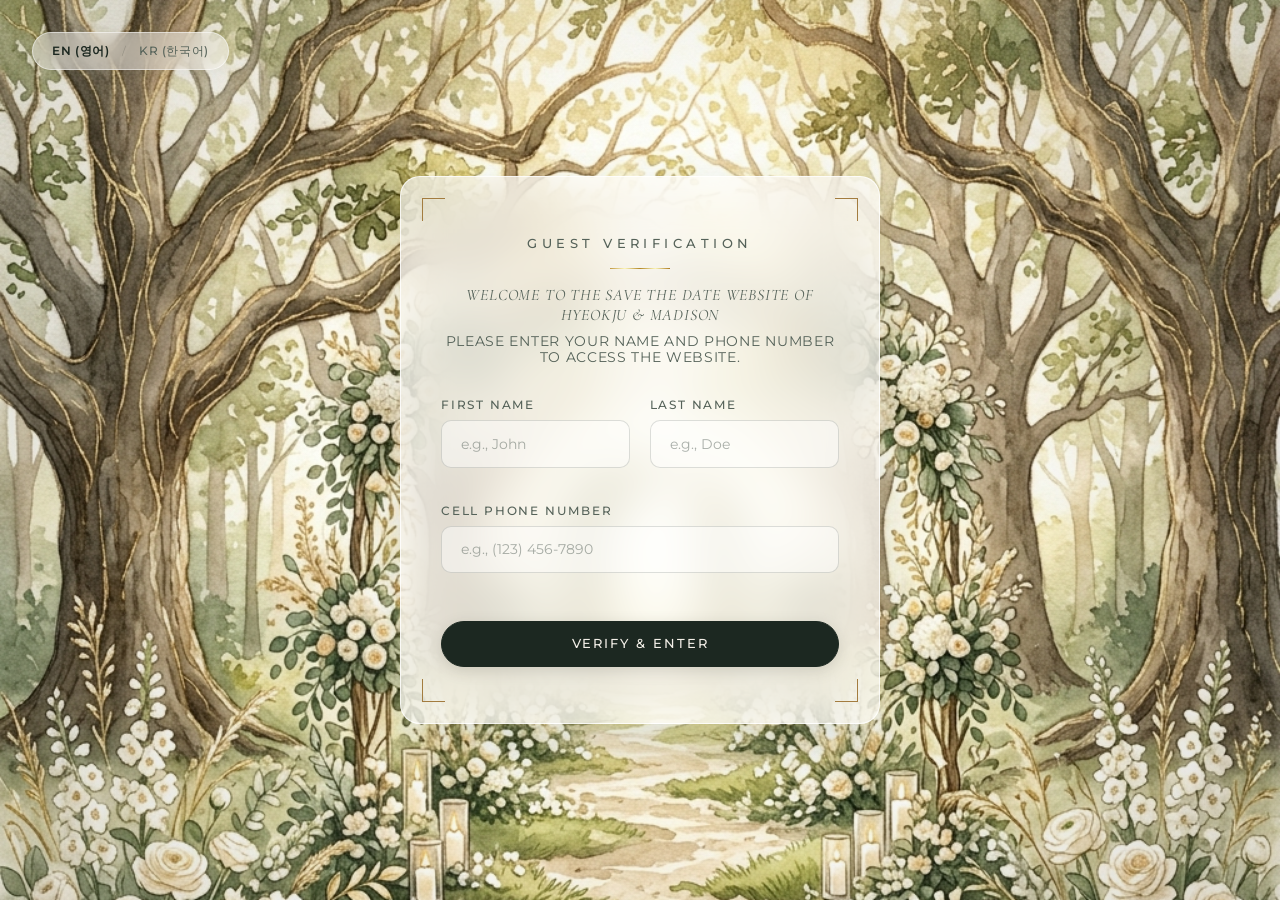
<file: index.html>
<!DOCTYPE html>
<html lang="en">

<head>
    <meta charset="UTF-8">
    <meta name="viewport" content="width=device-width, initial-scale=1.0">
    <title>Save the Date - Hyeokju Gwon & Madison Marshall</title>

    <!-- SEO Meta Tags -->
    <meta name="description"
        content="Save the Date for the wedding of Hyeokju Gwon (Jason) & Madison Marshall on October 1, 2027 in Mechanicsburg, Ohio.">
    <meta name="keywords"
        content="Hyeokju Gwon, Madison Marshall, Wedding, Save the Date, Mechanicsburg OH, Jason Gwon">
    <meta name="author" content="Jason Gwon">

    <!-- Open Graph / Facebook -->
    <meta property="og:type" content="website">
    <meta property="og:title" content="Save the Date: Hyeokju & Madison">
    <meta property="og:description" content="We are getting married! Join us on October 1, 2027 in Mechanicsburg, OH.">
    <meta property="og:image" content="assets/wedding_background.png">

    <!-- Google Fonts -->
    <link rel="preconnect" href="https://fonts.googleapis.com">
    <link rel="preconnect" href="https://fonts.gstatic.com" crossorigin>
    <link
        href="https://fonts.googleapis.com/css2?family=Cormorant+Garamond:ital,wght@0,300;0,400;0,500;0,600;0,700;1,400&family=Great+Vibes&family=Montserrat:wght@200;300;400;500;600&display=swap"
        rel="stylesheet">

    <!-- Custom CSS -->
    <link rel="stylesheet" href="style.css">

    <!-- Immediate Redirect Check -->
    <script>
        (function() {
            if (sessionStorage.getItem('wedding_verified') !== 'true') {
                window.location.href = 'login.html';
            }
        })();
    </script>
</head>

<body>
    <!-- Background overlay for smooth transitions -->
    <div class="bg-vignette"></div>

    <!-- Floating Top-Left Language Selector -->
    <nav class="language-nav" aria-label="Language selection">
        <button class="lang-btn active" id="lang-en" data-lang="en">EN (영어)</button>
        <span class="lang-divider">/</span>
        <button class="lang-btn" id="lang-ko" data-lang="ko">KR (한국어)</button>
    </nav>

    <main class="main-container">
        <!-- Premium Glassmorphic Save the Date Card -->
        <article class="save-the-date-card" id="save-the-date-card">

            <!-- Corner Decorative Elements -->
            <div class="corner-gold top-left"></div>
            <div class="corner-gold top-right"></div>
            <div class="corner-gold bottom-left"></div>
            <div class="corner-gold bottom-right"></div>

            <!-- Card Content Wrapper for Smooth Fade Animations -->
            <div class="card-content-fade" id="card-content-fade">
                <!-- Top Header -->
                <header class="card-header">
                    <span class="save-the-date-tag" data-i18n="saveTheDate">SAVE THE DATE</span>
                    <div class="gold-divider"></div>
                    <p class="announcement" data-i18n="announcement">FOR THE WEDDING OF</p>
                </header>

                <!-- Couples' Names -->
                <section class="names-section">
                    <div class="name-container groom-container">
                        <h1 class="couple-name" id="groom-name" data-i18n="groom">Hyeokju Gwon</h1>
                        <span class="sub-name" data-i18n="jasonSub">Jason</span>
                    </div>

                    <div class="ampersand-container">
                        <span class="ampersand">&amp;</span>
                    </div>

                    <div class="name-container bride-container">
                        <h2 class="couple-name" data-i18n="bride">Madison Marshall</h2>
                    </div>
                </section>

                <!-- Event Details -->
                <section class="details-section">
                    <div class="detail-item date-item">
                        <!-- Calendar Icon SVG -->
                        <svg class="detail-icon" xmlns="http://www.w3.org/2000/svg" fill="none" viewBox="0 0 24 24"
                            stroke="currentColor">
                            <path stroke-linecap="round" stroke-linejoin="round" stroke-width="1.5"
                                d="M8 7V3m8 4V3m-9 8h10M5 21h14a2 2 0 002-2V7a2 2 0 00-2-2H5a2 2 0 00-2 2v12a2 2 0 002 2z" />
                        </svg>
                        <time class="event-date" id="event-date" datetime="2027-10-01" data-i18n="date">October 1,
                            2027</time>
                    </div>

                    <div class="detail-item location-item">
                        <!-- Map Pin Icon SVG -->
                        <svg class="detail-icon" xmlns="http://www.w3.org/2000/svg" fill="none" viewBox="0 0 24 24"
                            stroke="currentColor">
                            <path stroke-linecap="round" stroke-linejoin="round" stroke-width="1.5"
                                d="M17.657 16.657L13.414 20.9a1.998 1.998 0 01-2.827 0l-4.244-4.243a8 8 0 1111.314 0z" />
                            <path stroke-linecap="round" stroke-linejoin="round" stroke-width="1.5"
                                d="M15 11a3 3 0 11-6 0 3 3 0 016 0z" />
                        </svg>
                        <address class="event-location" data-i18n="location">Mechanicsburg, OH 43044</address>
                    </div>
                </section>

                <!-- Countdown Timer -->
                <section class="countdown-section" aria-label="Countdown to wedding">
                    <div class="countdown-container">
                        <div class="countdown-box" id="days-box">
                            <span class="countdown-value" id="days">00</span>
                            <span class="countdown-label" data-i18n="daysLabel">Days</span>
                        </div>
                        <div class="countdown-box" id="hours-box">
                            <span class="countdown-value" id="hours">00</span>
                            <span class="countdown-label" data-i18n="hoursLabel">Hours</span>
                        </div>
                        <div class="countdown-box" id="minutes-box">
                            <span class="countdown-value" id="minutes">00</span>
                            <span class="countdown-label" data-i18n="minsLabel">Mins</span>
                        </div>
                        <div class="countdown-box" id="seconds-box">
                            <span class="countdown-value" id="seconds">00</span>
                            <span class="countdown-label" data-i18n="secsLabel">Secs</span>
                        </div>
                    </div>
                </section>

                <!-- Action Buttons -->
                <footer class="card-actions">
                    <div class="dropdown-container">
                        <button class="btn btn-primary" id="btn-calendar" aria-expanded="false" aria-haspopup="true">
                            <svg class="btn-icon" xmlns="http://www.w3.org/2000/svg" fill="none" viewBox="0 0 24 24"
                                stroke="currentColor">
                                <path stroke-linecap="round" stroke-linejoin="round" stroke-width="2"
                                    d="M12 6v6m0 0v6m0-6h6m-6 0H6" />
                            </svg>
                            <span id="btn-calendar-text" data-i18n="addCalendar">Add to Calendar</span>
                        </button>
                        <div class="dropdown-menu" id="calendar-dropdown">
                            <a href="#" id="add-google" class="dropdown-item" data-i18n="googleCal">Google Calendar</a>
                            <a href="#" id="add-apple" class="dropdown-item" data-i18n="appleCal">Apple Calendar
                                (.ics)</a>
                            <a href="#" id="add-outlook" class="dropdown-item" data-i18n="outlookCal">Outlook
                                Calendar</a>
                        </div>
                    </div>

                    <div class="dropdown-container">
                        <button class="btn btn-secondary" id="btn-maps" aria-expanded="false" aria-haspopup="true">
                            <svg class="btn-icon" xmlns="http://www.w3.org/2000/svg" fill="none" viewBox="0 0 24 24"
                                stroke="currentColor">
                                <path stroke-linecap="round" stroke-linejoin="round" stroke-width="2"
                                    d="M9 20l-5.447-2.724A1 1 0 013 16.382V5.618a1 1 0 011.447-.894L9 7m0 13l6-3m-6 3V7m6 10l4.553 2.276A1 1 0 0021 18.382V7.618a1 1 0 00-.553-.894L15 4m0 13V4m0 0L9 7" />
                            </svg>
                    
                            <span data-i18n="viewMap">View Map</span>
                        </button>
                    
                        <div class="dropdown-menu" id="maps-dropdown">
                            <a href="https://maps.google.com/?q=Gathering+at+the+Farm,+4690+Mechanicsburg-Sanford+Rd,+Mechanicsburg,+OH+43044"
                                target="_blank"
                                rel="noopener"
                                class="dropdown-item"
                                data-i18n="googleMaps">
                                Google Maps
                            </a>
                            
                            <a href="https://maps.apple.com/?q=Gathering+at+the+Farm&address=4690+Mechanicsburg-Sanford+Rd,+Mechanicsburg,+OH+43044"
                                target="_blank"
                                rel="noopener"
                                class="dropdown-item"
                                data-i18n="appleMaps">
                                Apple Maps
                            </a>
                            </a>
                        </div>
                    </div>
                </footer>

                <!-- Invitation Footer -->
                <div class="card-footer">
                    <p class="formal-invite" data-i18n="formalInvite">Formal Invitation to Follow</p>
                </div>
            </div>

        </article>
    </main>

    <!-- Custom JS -->
    <script src="script.js"></script>
</body>

</html>
</file>
<file: style.css>
/* 
   Save the Date - Premium CSS Stylesheet
   Designed for Hyeokju Gwon & Madison Marshall's wedding
*/

/* -----------------------------------------
   1. Design Tokens & Variables
   ----------------------------------------- */
:root {
    /* Color System */
    --color-champagne: hsl(38, 30%, 93%);
    --color-champagne-light: hsl(100, 12%, 97%);
    --color-cream: hsl(100, 10%, 99%);
    --color-gold-metallic: linear-gradient(135deg, #BF953F 0%, #FCF6BA 25%, #B38728 50%, #FBF5B7 75%, #AA771C 100%);
    --color-gold-solid: #a37c3f;
    --color-gold-light: rgba(163, 124, 63, 0.12);
    
    --color-text-dark: #1c2821; /* Deep forest charcoal */
    --color-text-muted: #556259; /* Soft sage charcoal */
    
    --glass-bg: rgba(255, 255, 255, 0.65); /* Increased opacity for excellent readability */
    --glass-border: rgba(255, 255, 255, 0.75);
    --glass-shadow: 0 24px 64px rgba(28, 40, 33, 0.15);
    --glass-blur: blur(24px);

    /* Fonts */
    --font-serif: 'Cormorant Garamond', serif;
    --font-sans: 'Montserrat', sans-serif;
    --font-script: 'Great Vibes', cursive;
}

/* -----------------------------------------
   2. Reset & Global Styles
   ----------------------------------------- */
* {
    margin: 0;
    padding: 0;
    box-sizing: border-box;
}

html {
    font-size: 16px;
    scroll-behavior: smooth;
    -webkit-font-smoothing: antialiased;
    -moz-osx-font-smoothing: grayscale;
}

body {
    font-family: var(--font-sans);
    color: var(--color-text-dark);
    background-color: var(--color-champagne-light);
    background-image: url('assets/wedding_background.png');
    background-size: cover;
    background-position: center center;
    background-repeat: no-repeat;
    background-attachment: fixed;
    min-height: 100vh;
    display: flex;
    justify-content: center;
    align-items: center;
    overflow-x: hidden;
    position: relative;
    padding: 2rem 1.5rem;
}

/* Vignette overlay for rich visual contrast */
.bg-vignette {
    position: absolute;
    top: 0;
    left: 0;
    width: 100%;
    height: 100%;
    background: radial-gradient(circle, rgba(255, 255, 255, 0) 40%, rgba(43, 37, 32, 0.15) 100%);
    pointer-events: none;
    z-index: 1;
}

/* -----------------------------------------
   3. Main Container & Elegant Card
   ----------------------------------------- */
.main-container {
    width: 100%;
    max-width: 600px;
    z-index: 2;
    display: flex;
    justify-content: center;
    align-items: center;
}

.save-the-date-card {
    background: var(--glass-bg);
    backdrop-filter: var(--glass-blur);
    -webkit-backdrop-filter: var(--glass-blur);
    border: 1px solid var(--glass-border);
    border-radius: 20px;
    box-shadow: var(--glass-shadow);
    padding: 3.5rem 2.5rem;
    width: 100%;
    text-align: center;
    position: relative;
    overflow: hidden;
    
    /* Animation on load */
    animation: cardFadeIn 1.4s cubic-bezier(0.16, 1, 0.3, 1) forwards;
    opacity: 0;
    transform: translateY(30px);
}

@keyframes cardFadeIn {
    to {
        opacity: 1;
        transform: translateY(0);
    }
}

/* -----------------------------------------
   4. Golden Corner Accents
   ----------------------------------------- */
.corner-gold {
    position: absolute;
    width: 25px;
    height: 25px;
    border: 1px solid transparent;
    pointer-events: none;
}

.corner-gold::before,
.corner-gold::after {
    content: '';
    position: absolute;
    background: var(--color-gold-solid);
}

/* Size and offsets for corner styling */
.top-left {
    top: 20px;
    left: 20px;
}
.top-left::before { top: 0; left: 0; width: 100%; height: 1px; }
.top-left::after { top: 0; left: 0; width: 1px; height: 100%; }

.top-right {
    top: 20px;
    right: 20px;
}
.top-right::before { top: 0; right: 0; width: 100%; height: 1px; }
.top-right::after { top: 0; right: 0; width: 1px; height: 100%; }

.bottom-left {
    bottom: 20px;
    left: 20px;
}
.bottom-left::before { bottom: 0; left: 0; width: 100%; height: 1px; }
.bottom-left::after { bottom: 0; left: 0; width: 1px; height: 100%; }

.bottom-right {
    bottom: 20px;
    right: 20px;
}
.bottom-right::before { bottom: 0; right: 0; width: 100%; height: 1px; }
.bottom-right::after { bottom: 0; right: 0; width: 1px; height: 100%; }

/* -----------------------------------------
   5. Card Header Section
   ----------------------------------------- */
.card-header {
    margin-bottom: 2rem;
}

.save-the-date-tag {
    font-family: var(--font-sans);
    font-size: 0.8rem;
    font-weight: 500;
    letter-spacing: 0.35em;
    color: var(--color-text-muted);
    text-transform: uppercase;
    display: inline-block;
    animation: fadeInDown 1s ease-out 0.2s both;
}

.gold-divider {
    height: 1px;
    width: 60px;
    background: var(--color-gold-metallic);
    margin: 1rem auto;
    animation: scaleWidth 1s ease-out 0.4s both;
}

.announcement {
    font-family: var(--font-serif);
    font-size: 1rem;
    font-style: italic;
    font-weight: 400;
    letter-spacing: 0.05em;
    color: var(--color-text-muted);
    animation: fadeInDown 1s ease-out 0.5s both;
}

@keyframes fadeInDown {
    from {
        opacity: 0;
        transform: translateY(-10px);
    }
    to {
        opacity: 1;
        transform: translateY(0);
    }
}

@keyframes scaleWidth {
    from { width: 0; }
    to { width: 60px; }
}

/* -----------------------------------------
   6. Elegant Names Section
   ----------------------------------------- */
.names-section {
    margin-bottom: 2.5rem;
}

.name-container {
    display: flex;
    flex-direction: column;
    align-items: center;
}

.couple-name {
    font-family: var(--font-serif);
    font-size: 2.8rem;
    font-weight: 300;
    letter-spacing: 0.02em;
    color: var(--color-text-dark);
    line-height: 1.1;
    transition: transform 0.4s ease;
}

/* Specific Sub-name (Jason Gwon underneath Hyeokju) */
.sub-name {
    font-family: var(--font-sans);
    font-size: 0.75rem;
    font-weight: 500;
    text-transform: uppercase;
    letter-spacing: 0.25em;
    color: #000000; /* Pure black text */
    margin-top: 0.35rem;
    position: relative;
    opacity: 0.95;
    animation: fadeIn 1.2s ease-out 0.8s both;
}

.ampersand-container {
    margin: 0.4rem 0;
    display: flex;
    justify-content: center;
    align-items: center;
}

.ampersand {
    font-family: var(--font-sans);
    font-size: 1.8rem;
    font-weight: 300;
    font-style: normal; /* Completely traditional upright ampersand */
    color: var(--color-gold-solid);
    line-height: 1;
    display: inline-block;
    animation: popAmpersand 1.2s cubic-bezier(0.175, 0.885, 0.32, 1.275) 0.6s both;
}

@keyframes popAmpersand {
    from {
        opacity: 0;
        transform: scale(0.7);
    }
    to {
        opacity: 1;
        transform: scale(1);
    }
}

@keyframes fadeIn {
    from { opacity: 0; }
    to { opacity: 1; }
}

/* -----------------------------------------
   7. Details Section (Date & Location)
   ----------------------------------------- */
.details-section {
    background: rgba(255, 255, 255, 0.25);
    border: 1px solid rgba(255, 255, 255, 0.35);
    border-radius: 12px;
    padding: 1.5rem;
    margin-bottom: 2.5rem;
    display: flex;
    flex-direction: column;
    gap: 0.8rem;
    animation: fadeInUp 1s ease-out 0.8s both;
}

.detail-item {
    display: flex;
    align-items: center;
    justify-content: center;
    gap: 0.6rem;
    color: var(--color-text-dark);
}

.detail-icon {
    width: 18px;
    height: 18px;
    color: var(--color-gold-solid);
}

.event-date {
    font-family: var(--font-serif);
    font-size: 1.4rem;
    font-weight: 500;
    letter-spacing: 0.05em;
}

.event-location {
    font-family: var(--font-sans);
    font-size: 0.85rem;
    font-weight: 400;
    letter-spacing: 0.08em;
    font-style: normal;
    text-transform: uppercase;
    color: var(--color-text-muted);
}

@keyframes fadeInUp {
    from {
        opacity: 0;
        transform: translateY(15px);
    }
    to {
        opacity: 1;
        transform: translateY(0);
    }
}

/* -----------------------------------------
   8. Countdown Timer Section
   ----------------------------------------- */
.countdown-section {
    margin-bottom: 3rem;
    animation: fadeInUp 1s ease-out 1s both;
}

.countdown-container {
    display: grid;
    grid-template-columns: repeat(4, 1fr);
    gap: 0.75rem;
}

.countdown-box {
    background: rgba(255, 255, 255, 0.4);
    border: 1px solid var(--glass-border);
    border-radius: 12px;
    padding: 0.8rem 0.5rem;
    display: flex;
    flex-direction: column;
    align-items: center;
    box-shadow: 0 4px 15px rgba(43, 37, 32, 0.04);
    transition: all 0.3s cubic-bezier(0.25, 0.46, 0.45, 0.94);
}

.countdown-box:hover {
    transform: translateY(-4px);
    background: rgba(255, 255, 255, 0.65);
    border-color: rgba(184, 145, 70, 0.3);
    box-shadow: 0 10px 25px rgba(184, 145, 70, 0.1);
}

.countdown-value {
    font-family: var(--font-serif);
    font-size: 1.8rem;
    font-weight: 400;
    color: var(--color-text-dark);
    line-height: 1.2;
}

.countdown-label {
    font-family: var(--font-sans);
    font-size: 0.65rem;
    text-transform: uppercase;
    letter-spacing: 0.15em;
    color: var(--color-text-muted);
    margin-top: 0.25rem;
    font-weight: 500;
}

/* -----------------------------------------
   9. Button & Action Elements
   ----------------------------------------- */
.card-actions {
    display: flex;
    gap: 1rem;
    justify-content: center;
    align-items: center;
    margin-bottom: 2rem;
    animation: fadeInUp 1s ease-out 1.2s both;
}

.btn {
    font-family: var(--font-sans);
    font-size: 0.8rem;
    font-weight: 500;
    letter-spacing: 0.15em;
    text-transform: uppercase;
    text-decoration: none;
    padding: 0.9rem 1.6rem;
    border-radius: 30px;
    display: inline-flex;
    align-items: center;
    justify-content: center;
    gap: 0.5rem;
    cursor: pointer;
    transition: all 0.3s cubic-bezier(0.25, 0.8, 0.25, 1);
    outline: none;
}

.btn-icon {
    width: 14px;
    height: 14px;
}

/* Primary Button Styling (Add to Calendar) */
.btn-primary {
    background: var(--color-text-dark);
    color: var(--color-champagne);
    border: 1px solid var(--color-text-dark);
    box-shadow: 0 4px 15px rgba(43, 37, 32, 0.15);
}

.btn-primary:hover,
.btn-primary:focus {
    background: transparent;
    color: var(--color-text-dark);
    border-color: var(--color-text-dark);
    transform: translateY(-2px);
    box-shadow: 0 8px 20px rgba(43, 37, 32, 0.2);
}

/* Secondary Button Styling (View Map) */
.btn-secondary {
    background: transparent;
    color: var(--color-text-dark);
    border: 1px solid rgba(43, 37, 32, 0.2);
}

.btn-secondary:hover,
.btn-secondary:focus {
    background: rgba(255, 255, 255, 0.3);
    border-color: var(--color-text-dark);
    transform: translateY(-2px);
    box-shadow: 0 8px 20px rgba(43, 37, 32, 0.05);
}

/* -----------------------------------------
   10. Interactive Dropdown Menu
   ----------------------------------------- */
.dropdown-container {
    position: relative;
    display: inline-block;
}

.dropdown-menu {
    position: absolute;
    bottom: calc(100% + 10px);
    left: 50%;
    transform: translateX(-50%) translateY(10px);
    background: rgba(255, 255, 255, 0.95);
    backdrop-filter: var(--glass-blur);
    border: 1px solid var(--glass-border);
    box-shadow: 0 10px 30px rgba(43, 37, 32, 0.12);
    border-radius: 12px;
    padding: 0.5rem 0;
    min-width: 180px;
    z-index: 10;
    opacity: 0;
    visibility: hidden;
    transition: all 0.25s cubic-bezier(0.25, 0.8, 0.25, 1);
}

.dropdown-menu.show {
    opacity: 1;
    visibility: visible;
    transform: translateX(-50%) translateY(0);
}

.dropdown-item {
    display: block;
    padding: 0.6rem 1.2rem;
    font-family: var(--font-sans);
    font-size: 0.75rem;
    font-weight: 500;
    letter-spacing: 0.08em;
    color: var(--color-text-dark);
    text-decoration: none;
    text-transform: uppercase;
    text-align: center;
    transition: background 0.2s ease, color 0.2s ease;
}

.dropdown-item:hover {
    background: var(--color-gold-light);
    color: var(--color-gold-solid);
}

.dropdown-item:not(:last-child) {
    border-bottom: 1px solid rgba(43, 37, 32, 0.05);
}

/* -----------------------------------------
   11. Invitation Card Footer
   ----------------------------------------- */
.card-footer {
    margin-top: 1.5rem;
    animation: fadeInUp 1s ease-out 1.4s both;
}

.formal-invite {
    font-family: var(--font-serif);
    font-style: italic;
    font-size: 0.95rem;
    color: var(--color-text-muted);
    letter-spacing: 0.05em;
}

/* -----------------------------------------
   11.5. Language Navigation & Fade Animation
   ----------------------------------------- */
.language-nav {
    position: fixed;
    top: 2rem;
    left: 2rem;
    z-index: 100;
    display: flex;
    align-items: center;
    gap: 0.4rem;
    background: rgba(255, 255, 255, 0.45);
    backdrop-filter: blur(12px);
    -webkit-backdrop-filter: blur(12px);
    border: 1px solid rgba(255, 255, 255, 0.5);
    padding: 0.4rem 0.8rem;
    border-radius: 20px;
    box-shadow: 0 4px 15px rgba(28, 40, 33, 0.05);
    animation: fadeInDown 1s cubic-bezier(0.16, 1, 0.3, 1) both;
}

.lang-btn {
    background: transparent;
    border: none;
    font-family: var(--font-sans);
    font-size: 0.75rem;
    font-weight: 500;
    letter-spacing: 0.05em;
    color: var(--color-text-muted);
    cursor: pointer;
    padding: 0.2rem 0.4rem;
    transition: all 0.3s ease;
    outline: none;
}

.lang-btn:hover {
    color: var(--color-gold-solid);
}

.lang-btn.active {
    color: var(--color-text-dark);
    font-weight: 600;
}

.lang-divider {
    font-family: var(--font-sans);
    font-size: 0.7rem;
    color: rgba(28, 40, 33, 0.2);
}

/* Card Content Translation Cross-Fade */
.card-content-fade {
    transition: opacity 0.25s cubic-bezier(0.25, 0.46, 0.45, 0.94);
    opacity: 1;
}

.card-content-fade.fade-out {
    opacity: 0;
}

/* -----------------------------------------
   12. Responsive Media Queries
   ----------------------------------------- */
@media (max-width: 480px) {
    body {
        padding: 4.5rem 0.8rem 1.5rem 0.8rem; /* Increased top padding to clear language nav */
        background-attachment: scroll; /* Critical fix for iOS Safari fixed-background zoom/crop bug */
        background-position: center center;
    }

    .language-nav {
        top: 1rem;
        left: 1rem;
        padding: 0.3rem 0.6rem;
    }
    
    .save-the-date-card {
        padding: 2.5rem 1.2rem;
        background: rgba(255, 255, 255, 0.45); /* High glass translucency so background trees show through */
        backdrop-filter: blur(16px);
        -webkit-backdrop-filter: blur(16px);
        border: 1px solid rgba(255, 255, 255, 0.5);
    }

    .details-section {
        background: rgba(255, 255, 255, 0.15);
        border: 1px solid rgba(255, 255, 255, 0.2);
    }

    .countdown-box {
        background: rgba(255, 255, 255, 0.3);
        border: 1px solid rgba(255, 255, 255, 0.4);
    }

    .couple-name {
        font-size: 2.1rem;
    }

    .ampersand {
        font-size: 2.8rem;
    }

    .event-date {
        font-size: 1.2rem;
    }

    .countdown-value {
        font-size: 1.4rem;
    }

    .countdown-label {
        font-size: 0.55rem;
        letter-spacing: 0.1em;
    }

    .card-actions {
        flex-direction: column;
        width: 100%;
        gap: 0.75rem;
    }

    .dropdown-container, 
    .btn {
        width: 100%;
    }

    .dropdown-menu {
        bottom: 100%;
        width: 100%;
    }
}

/* -----------------------------------------
   13. Guest Verification & Form Styles
   ----------------------------------------- */
.login-card {
    max-width: 480px;
    margin: 0 auto;
}

.rsvp-form {
    display: flex;
    flex-direction: column;
    width: 100%;
    text-align: left;
}

.form-row {
    display: flex;
    gap: 1.2rem;
    width: 100%;
}

.form-row .form-group {
    flex: 1;
}

.form-group {
    display: flex;
    flex-direction: column;
    gap: 0.5rem;
    margin-bottom: 1rem;
}

.form-group label {
    font-family: var(--font-sans);
    font-size: 0.75rem;
    font-weight: 500;
    text-transform: uppercase;
    letter-spacing: 0.15em;
    color: var(--color-text-muted);
}

.form-group input {
    font-family: var(--font-sans);
    font-size: 0.9rem;
    font-weight: 400;
    padding: 0.85rem 1.2rem;
    border-radius: 10px;
    background: rgba(255, 255, 255, 0.45);
    border: 1px solid rgba(28, 40, 33, 0.15);
    color: var(--color-text-dark);
    transition: all 0.3s cubic-bezier(0.25, 0.46, 0.45, 0.94);
    outline: none;
    width: 100%;
}

.form-group input::placeholder {
    color: rgba(85, 98, 89, 0.5);
}

.form-group input:hover {
    background: rgba(255, 255, 255, 0.6);
    border-color: var(--color-gold-solid);
}

.form-group input:focus {
    background: rgba(255, 255, 255, 0.9);
    border-color: var(--color-gold-solid);
    box-shadow: 0 0 12px rgba(163, 124, 63, 0.25);
}

/* Spinner Loader styling */
.spinner {
    display: inline-block;
    width: 16px;
    height: 16px;
    border: 2px solid rgba(255, 255, 255, 0.3);
    border-radius: 50%;
    border-top-color: #fff;
    animation: spin 0.8s linear infinite;
    margin-left: 0.5rem;
    vertical-align: middle;
}

.spinner.hide {
    display: none;
}

@keyframes spin {
    to { transform: rotate(360deg); }
}

/* Verification Message Alert styling */
.form-message {
    font-family: var(--font-sans);
    font-size: 0.85rem;
    font-weight: 500;
    margin-top: 1.5rem;
    padding: 1rem 1.2rem;
    border-radius: 10px;
    text-align: center;
    opacity: 0;
    transform: translateY(10px);
    transition: all 0.4s cubic-bezier(0.175, 0.885, 0.32, 1.275);
    display: none;
}

.form-message.show {
    display: block;
    opacity: 1;
    transform: translateY(0);
}

.form-message.success {
    background: rgba(46, 125, 50, 0.1);
    border: 1px solid rgba(46, 125, 50, 0.3);
    color: #2e7d32;
}

.form-message.error {
    background: rgba(198, 40, 40, 0.08);
    border: 1px solid rgba(198, 40, 40, 0.25);
    color: #c62828;
}

/* Responsive adjustments for forms */
@media (max-width: 480px) {
    .form-row {
        flex-direction: column;
        gap: 0;
    }
}
</file>
